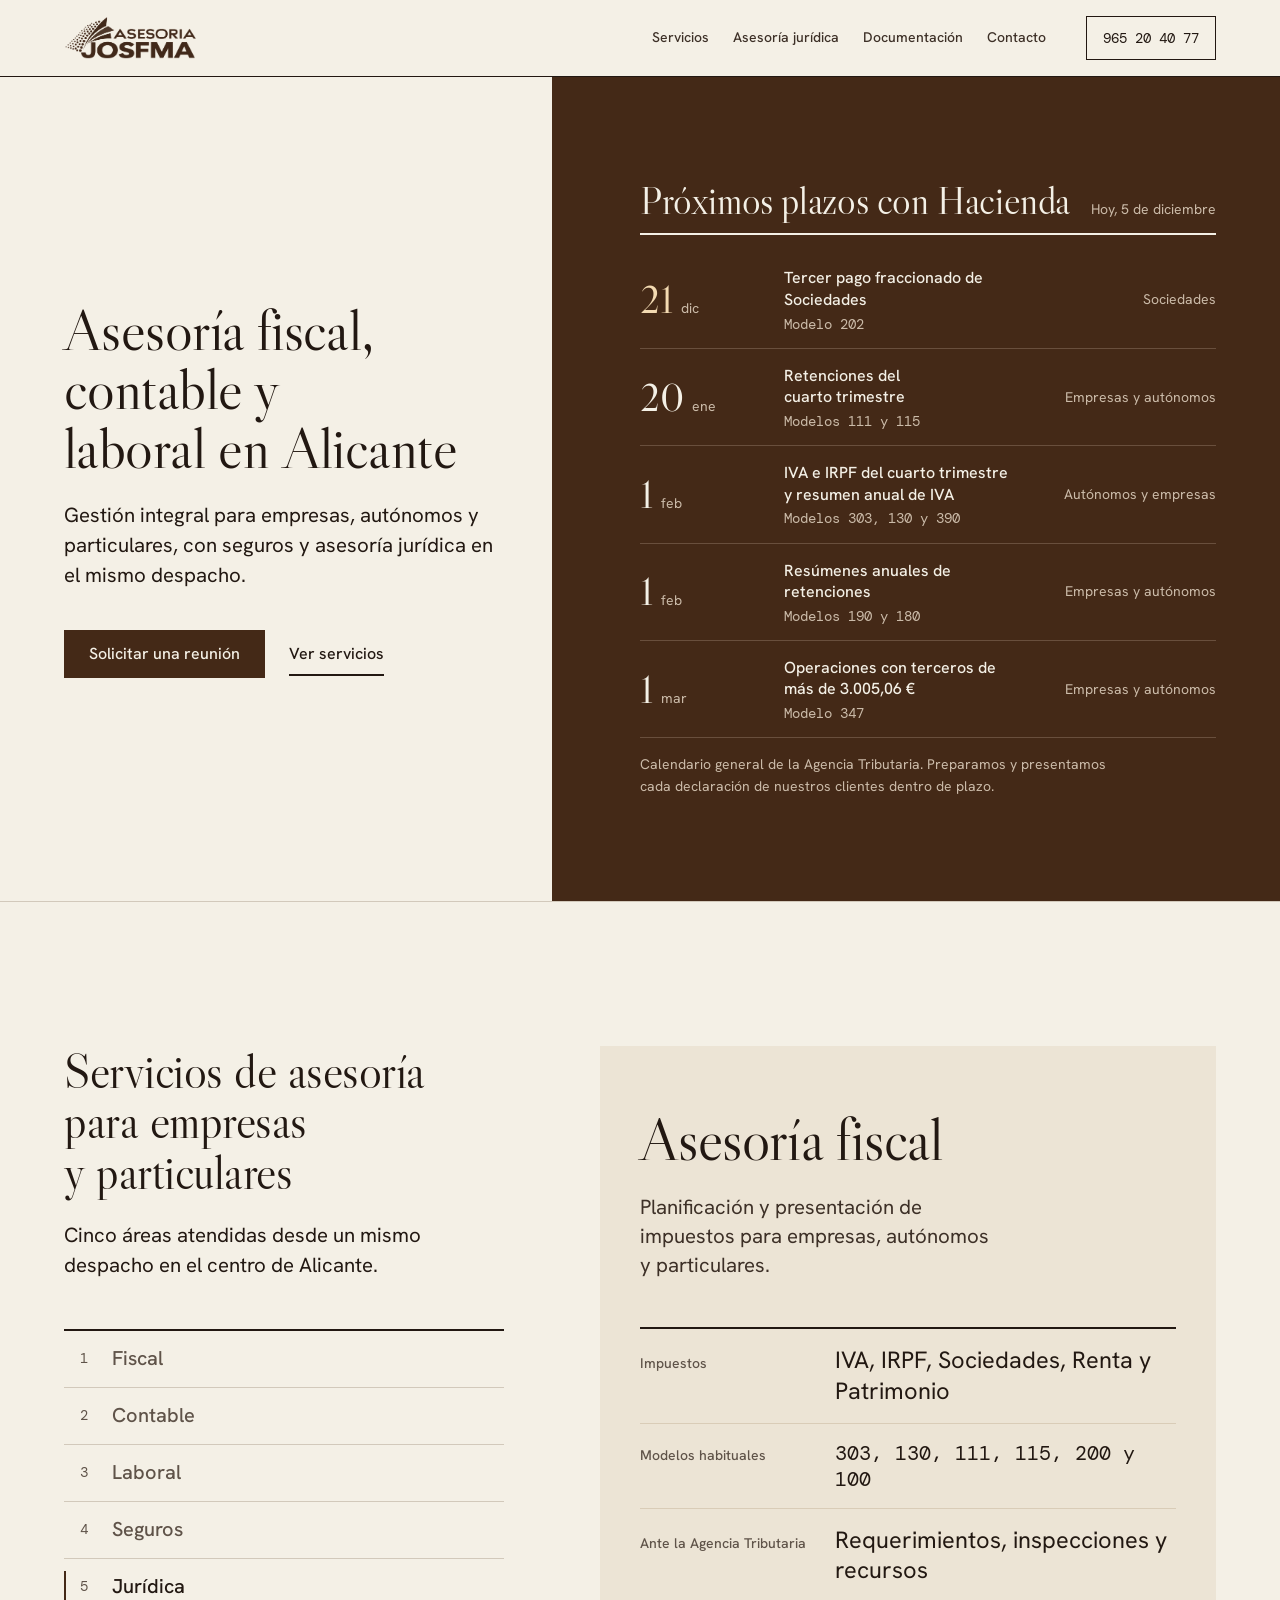
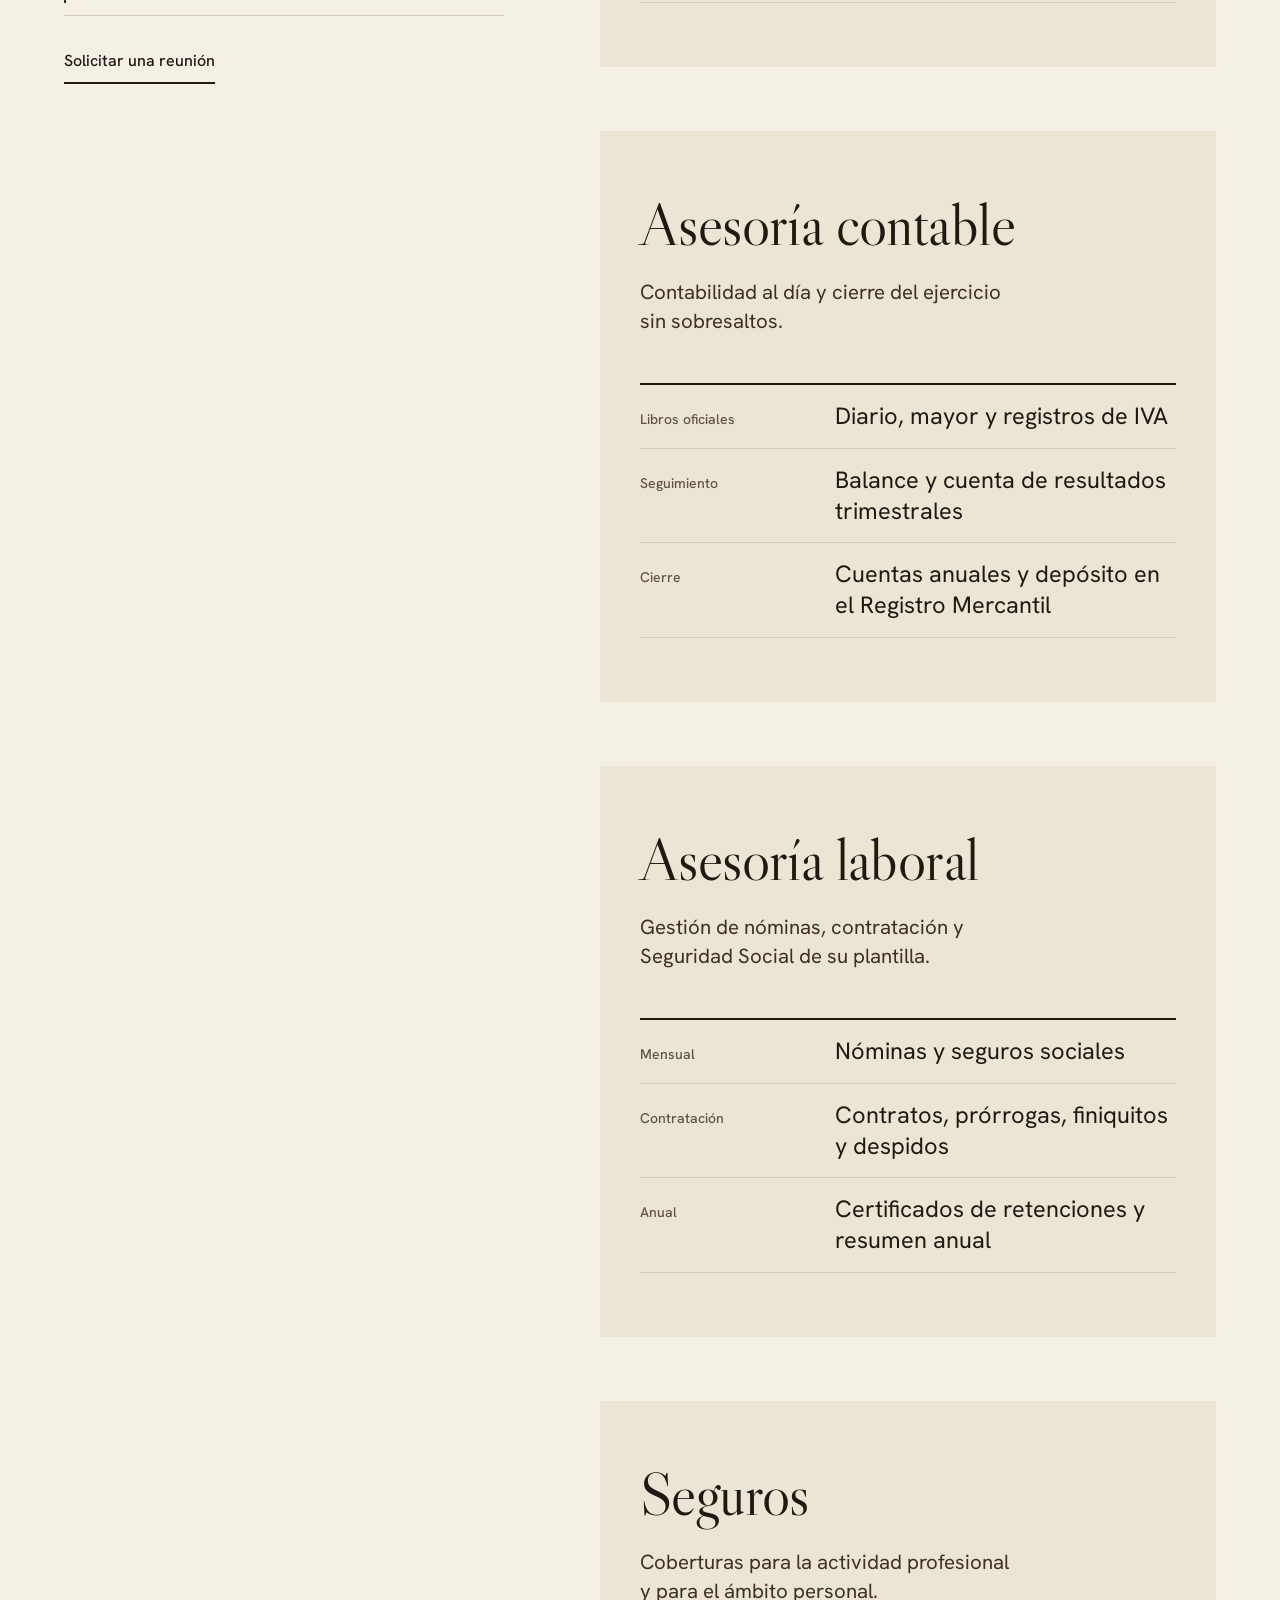
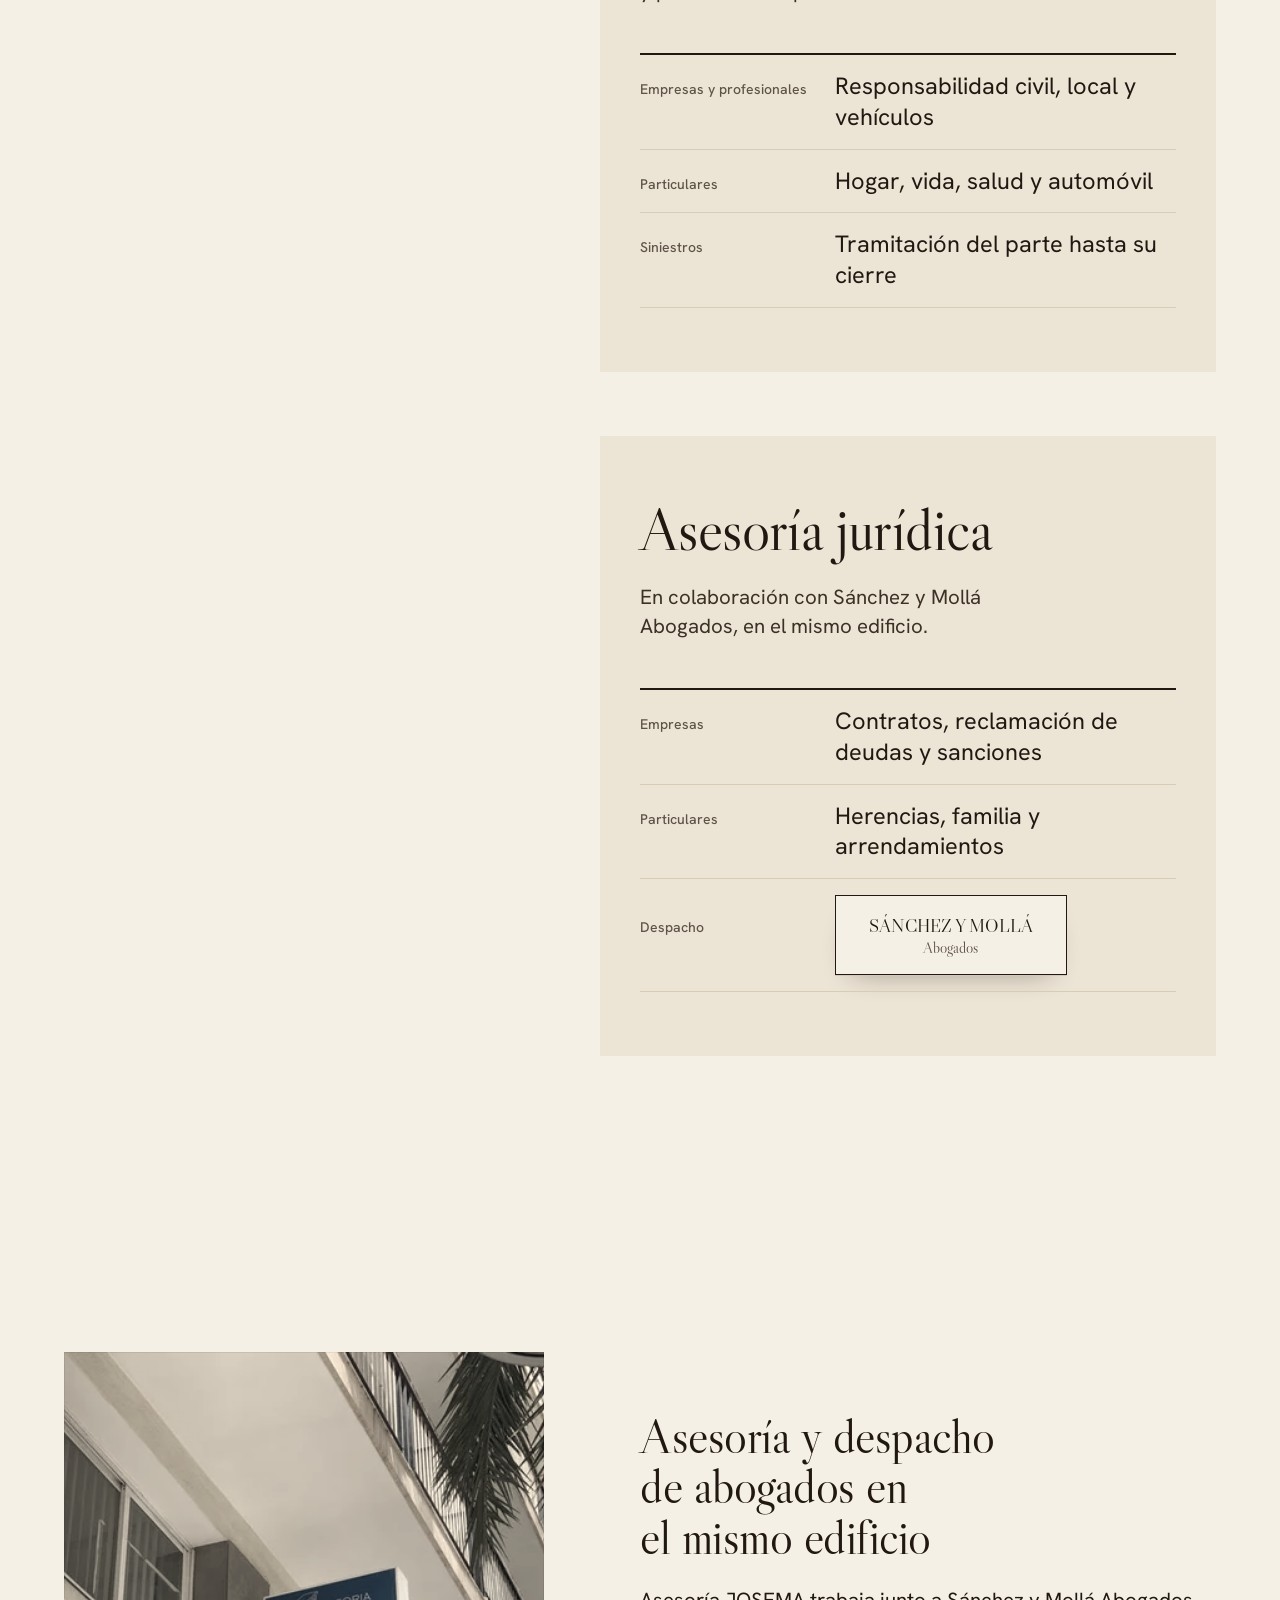
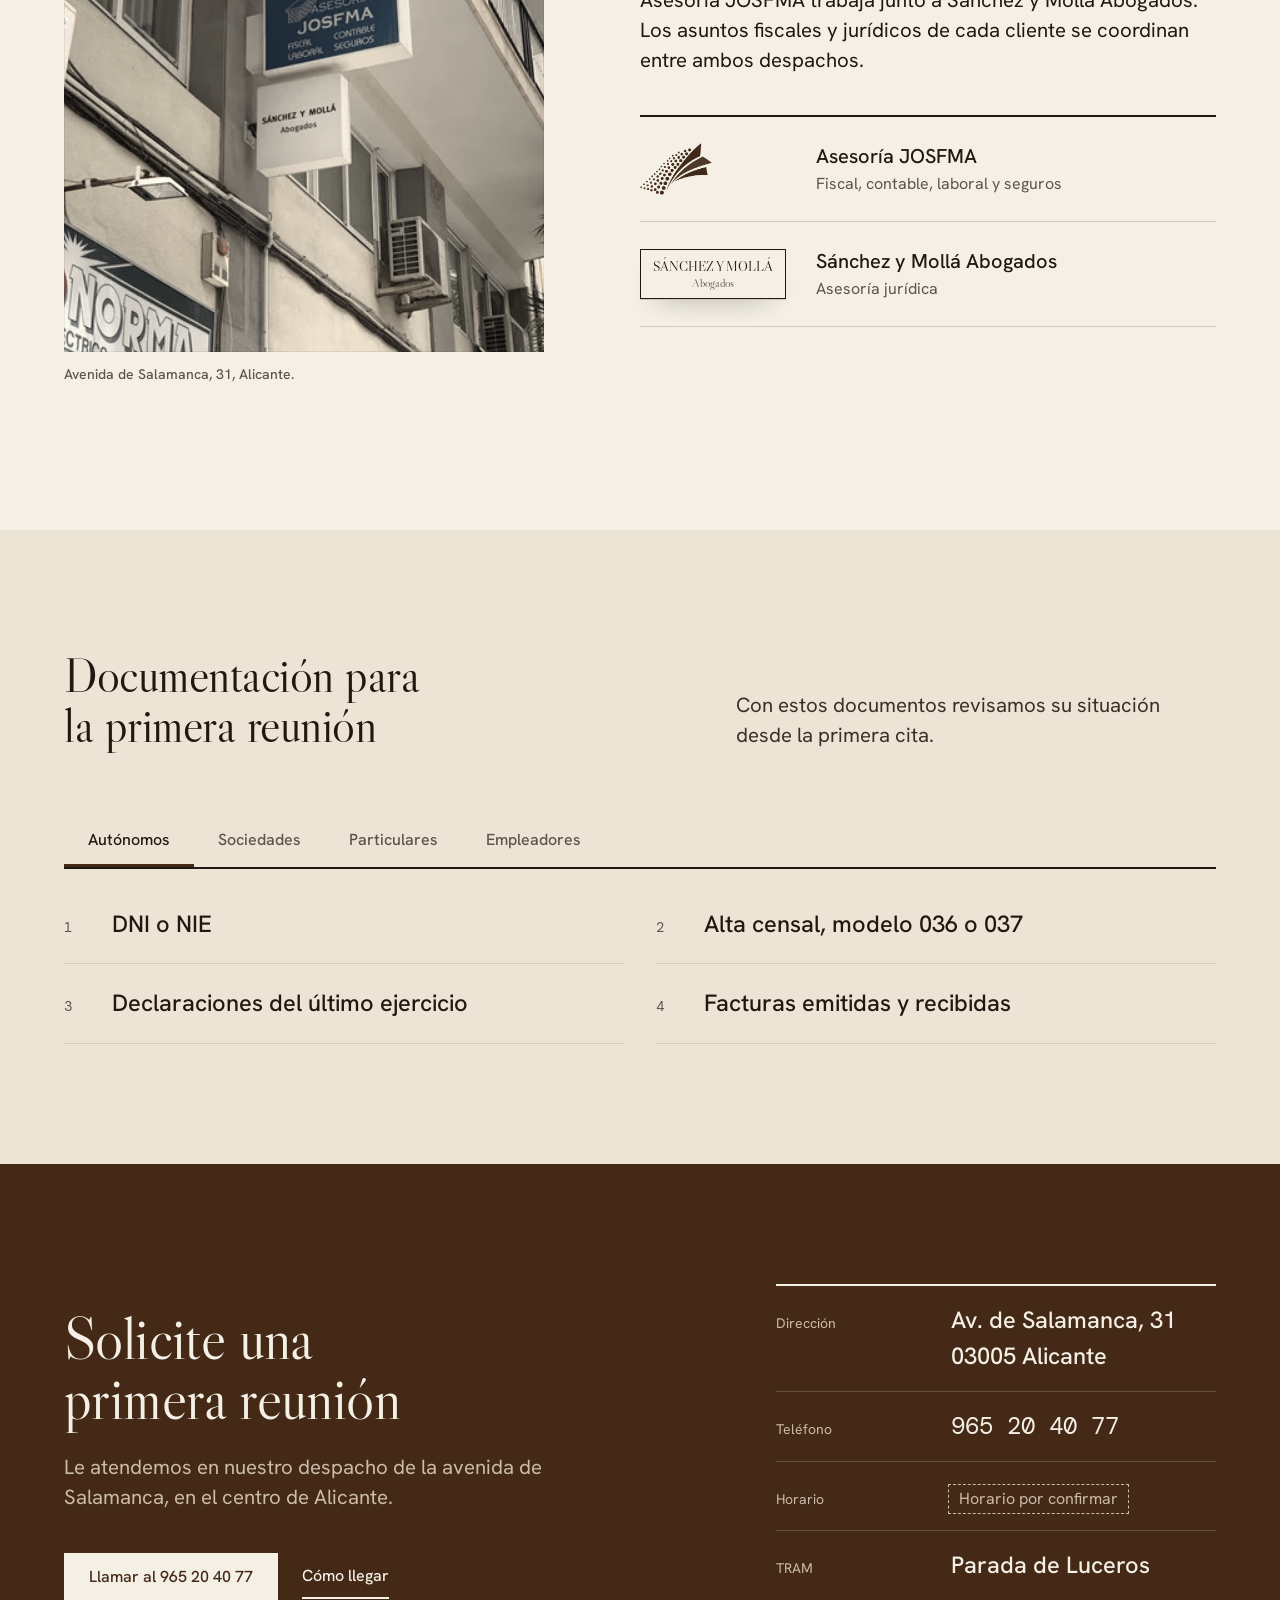
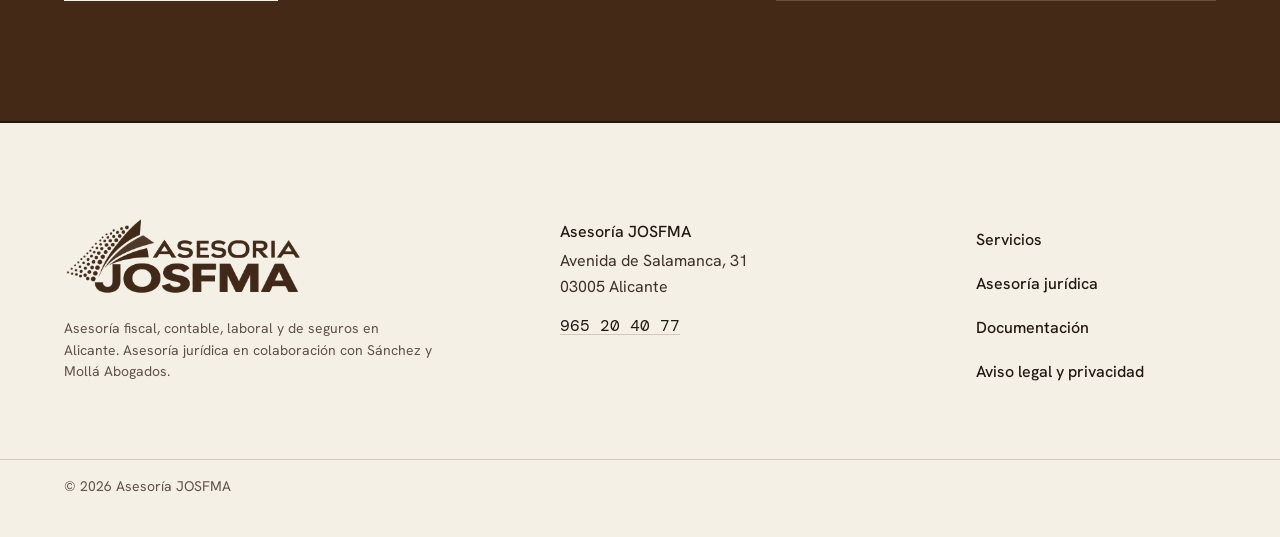
<file: index.html>
<!doctype html>
<html lang="es-ES">
<head>
<meta charset="utf-8">
<meta name="viewport" content="width=device-width, initial-scale=1">
<title>Asesoría fiscal, contable y laboral en Alicante | Asesoría JOSFMA</title>
<meta name="description" content="Asesoría fiscal, contable y laboral en Alicante para empresas, autónomos y particulares. Seguros y asesoría jurídica. Av. Salamanca 31. Tel. 965 20 40 77.">
<meta name="robots" content="noindex, follow">
<meta name="theme-color" content="#f4f0e6">
<meta name="format-detection" content="telephone=yes">
<meta property="og:type" content="website">
<meta property="og:locale" content="es_ES">
<meta property="og:site_name" content="Asesoría JOSFMA">
<meta property="og:title" content="Asesoría fiscal, contable y laboral en Alicante | Asesoría JOSFMA">
<meta property="og:description" content="Gestión fiscal, contable, laboral, seguros y asesoría jurídica para empresas, autónomos y particulares. Avenida de Salamanca 31, Alicante.">
<meta property="og:url" content="https://makeweb0.github.io/asesoria-josfma/">
<meta property="og:image" content="https://makeweb0.github.io/asesoria-josfma/assets/img/og-josfma.jpg">
<meta property="og:image:width" content="1200">
<meta property="og:image:height" content="630">
<meta property="og:image:alt" content="Asesoría JOSFMA, asesoría fiscal, contable y laboral en Alicante">
<meta name="twitter:card" content="summary_large_image">
<meta name="twitter:title" content="Asesoría fiscal, contable y laboral en Alicante | Asesoría JOSFMA">
<meta name="twitter:description" content="Gestión fiscal, contable, laboral, seguros y asesoría jurídica en Alicante. Tel. 965 20 40 77.">
<meta name="twitter:image" content="https://makeweb0.github.io/asesoria-josfma/assets/img/og-josfma.jpg">
<link rel="icon" type="image/png" href="assets/img/favicon.png">
<link rel="apple-touch-icon" href="assets/img/apple-touch-icon.png">
<link rel="preload" href="assets/fonts/libre-caslon-display.woff2" as="font" type="font/woff2" crossorigin>
<link rel="preload" href="assets/fonts/hanken-grotesk.woff2" as="font" type="font/woff2" crossorigin>
<link rel="stylesheet" href="assets/css/style.css">
<script type="application/ld+json">
{
  "@context": "https://schema.org",
  "@graph": [
    {
      "@type": "AccountingService",
      "@id": "#asesoria",
      "name": "Asesoría JOSFMA",
      "description": "Asesoría fiscal, contable, laboral y de seguros en Alicante para empresas, autónomos y particulares, con asesoría jurídica en colaboración con Sánchez y Mollá Abogados.",
      "url": "./",
      "logo": "assets/img/logo-josfma.png",
      "image": ["assets/img/portal.webp", "assets/img/og-josfma.jpg"],
      "telephone": "+34 965 20 40 77",
      "address": {
        "@type": "PostalAddress",
        "streetAddress": "Avenida de Salamanca, 31",
        "addressLocality": "Alicante",
        "postalCode": "03005",
        "addressRegion": "Alicante",
        "addressCountry": "ES"
      },
      "geo": { "@type": "GeoCoordinates", "latitude": 38.3476593, "longitude": -0.4940952 },
      "hasMap": "https://www.google.com/maps?cid=8652803770600536135",
      "areaServed": [
        { "@type": "City", "name": "Alicante" },
        { "@type": "AdministrativeArea", "name": "Provincia de Alicante" }
      ],
      "knowsLanguage": "es",
      "knowsAbout": ["Asesoría fiscal", "Contabilidad", "Asesoría laboral", "Nóminas y Seguridad Social", "Impuesto sobre Sociedades", "IVA", "IRPF", "Declaración de la Renta", "Seguros", "Asesoría jurídica"],
      "hasOfferCatalog": {
        "@type": "OfferCatalog",
        "name": "Servicios de asesoría",
        "itemListElement": [
          { "@type": "Offer", "itemOffered": { "@type": "Service", "name": "Asesoría fiscal", "description": "IVA, IRPF, Impuesto sobre Sociedades, Renta y Patrimonio, y representación ante la Agencia Tributaria." } },
          { "@type": "Offer", "itemOffered": { "@type": "Service", "name": "Asesoría contable", "description": "Llevanza de la contabilidad, cierre del ejercicio y cuentas anuales en el Registro Mercantil." } },
          { "@type": "Offer", "itemOffered": { "@type": "Service", "name": "Asesoría laboral", "description": "Nóminas, seguros sociales, contratación, altas y bajas en la Seguridad Social." } },
          { "@type": "Offer", "itemOffered": { "@type": "Service", "name": "Seguros", "description": "Seguros para empresas, profesionales y particulares, y gestión de siniestros." } },
          { "@type": "Offer", "itemOffered": { "@type": "Service", "name": "Asesoría jurídica", "description": "En colaboración con Sánchez y Mollá Abogados, en el mismo edificio." } }
        ]
      }
    },
    {
      "@type": "WebSite",
      "@id": "#web",
      "name": "Asesoría JOSFMA",
      "inLanguage": "es-ES",
      "publisher": { "@id": "#asesoria" }
    }
  ]
}
</script>
<script>document.documentElement.classList.add('js');</script>
</head>
<body>
<a class="skip" href="#main">Saltar al contenido</a>

<header class="nav" data-nav>
  <div class="container nav__bar">
    <a class="nav__brand" href="#top" aria-label="Asesoría JOSFMA, inicio">
      <img class="nav__mark" src="assets/img/brand-mark.png" width="1443" height="452" alt="">
      <img class="nav__text" src="assets/img/brand-text.png" width="1443" height="452" alt="">
      <span class="nav__next" aria-hidden="true"><span class="nav__next-k">Próximo plazo con Hacienda</span><span class="nav__next-v"><b data-next-date>21 dic</b><span data-next-code>Modelo 202</span></span></span>
    </a>
    <nav class="nav__links" aria-label="Secciones" data-links>
      <a href="#servicios">Servicios</a>
      <a href="#juridico">Asesoría jurídica</a>
      <a href="#documentacion">Documentación</a>
      <a href="#contacto">Contacto</a>
      <span class="nav__ink" aria-hidden="true" data-ink></span>
    </nav>
    <a class="nav__call" href="tel:+34965204077">965 20 40 77</a>
    <button class="nav__toggle" type="button" aria-expanded="false" aria-controls="menu" data-menu-toggle><span class="nav__icon" aria-hidden="true"><i></i><i></i></span><span data-menu-label>Menú</span></button>
  </div>
  <div class="menu" id="menu" hidden data-menu>
    <div class="container">
      <ul class="menu__list">
        <li style="--i:0"><a href="#servicios">Servicios</a></li>
        <li style="--i:1"><a href="#juridico">Asesoría jurídica</a></li>
        <li style="--i:2"><a href="#documentacion">Documentación</a></li>
        <li style="--i:3"><a href="#contacto">Contacto</a></li>
      </ul>
      <a class="btn menu__call" href="tel:+34965204077">Llamar al 965 20 40 77</a>
    </div>
  </div>
</header>

<main id="main">

<section class="hero" id="top">
  <div class="container hero__grid">
    <div class="hero__text">
      <h1>Asesoría fiscal, contable y laboral en&nbsp;Alicante</h1>
      <p class="lead">Gestión integral para empresas, autónomos y particulares, con seguros y asesoría jurídica en el mismo despacho.</p>
      <div class="actions">
        <a class="btn" href="tel:+34965204077">Solicitar una reunión</a>
        <a class="link" href="#servicios">Ver servicios</a>
      </div>
    </div>

    <div class="plazos" aria-labelledby="plazos-title">
      <div class="plazos__head">
        <h2 class="plazos__title" id="plazos-title">Próximos plazos con Hacienda</h2>
        <p class="plazos__today">Hoy, <time data-today datetime="2026-11-15">15 de noviembre</time></p>
      </div>
      <ol class="plazos__list" data-plazos>
        <li class="plazo" style="--i:0">
          <time class="plazo__date" datetime="2026-12-21"><b>21</b><span>dic</span></time>
          <div class="plazo__body"><p class="plazo__what">Tercer pago fraccionado de Sociedades</p><p class="plazo__code">Modelo 202</p></div>
          <p class="plazo__who">Sociedades</p>
        </li>
        <li class="plazo" style="--i:1">
          <time class="plazo__date" datetime="2027-01-20"><b>20</b><span>ene</span></time>
          <div class="plazo__body"><p class="plazo__what">Retenciones del cuarto trimestre</p><p class="plazo__code">Modelos 111 y 115</p></div>
          <p class="plazo__who">Empresas y autónomos</p>
        </li>
        <li class="plazo" style="--i:2">
          <time class="plazo__date" datetime="2027-02-01"><b>1</b><span>feb</span></time>
          <div class="plazo__body"><p class="plazo__what">IVA e IRPF del cuarto trimestre y resumen anual de IVA</p><p class="plazo__code">Modelos 303, 130 y 390</p></div>
          <p class="plazo__who">Autónomos y empresas</p>
        </li>
        <li class="plazo" style="--i:3">
          <time class="plazo__date" datetime="2027-02-01"><b>1</b><span>feb</span></time>
          <div class="plazo__body"><p class="plazo__what">Resúmenes anuales de retenciones</p><p class="plazo__code">Modelos 190 y 180</p></div>
          <p class="plazo__who">Empresas y autónomos</p>
        </li>
        <li class="plazo" style="--i:4">
          <time class="plazo__date" datetime="2027-03-01"><b>1</b><span>mar</span></time>
          <div class="plazo__body"><p class="plazo__what">Operaciones con terceros de más de 3.005,06&nbsp;€</p><p class="plazo__code">Modelo 347</p></div>
          <p class="plazo__who">Empresas y autónomos</p>
        </li>
      </ol>
      <p class="plazos__note">Calendario general de la Agencia Tributaria. Preparamos y presentamos cada declaración de nuestros clientes dentro de plazo.</p>
    </div>
  </div>
</section>

<section class="stack" id="servicios" aria-labelledby="servicios-title">
  <div class="container stack__grid">
    <div class="stack__pane" data-rise data-reveal>
      <h2 id="servicios-title">Servicios de asesoría para empresas y particulares</h2>
      <p class="lead">Cinco áreas atendidas desde un mismo despacho en el centro de Alicante.</p>
      <ol class="stack__index" data-stack-index data-ledger data-reveal>
        <li><a href="#fiscal" aria-current="true"><span class="num">1</span>Fiscal</a></li>
        <li><a href="#contable"><span class="num">2</span>Contable</a></li>
        <li><a href="#laboral"><span class="num">3</span>Laboral</a></li>
        <li><a href="#seguros"><span class="num">4</span>Seguros</a></li>
        <li><a href="#juridica"><span class="num">5</span>Jurídica</a></li>
      </ol>
      <a class="link stack__cta" href="#contacto">Solicitar una reunión</a>
    </div>

    <div class="stack__sheets">
      <article class="sheet" id="fiscal" data-sheet>
        <h3 class="sheet__title">Asesoría fiscal</h3>
        <p class="sheet__lead">Planificación y presentación de impuestos para empresas, autónomos y particulares.</p>
        <dl class="sheet__rows" data-ledger data-reveal>
          <div><dt>Impuestos</dt><dd>IVA, IRPF, Sociedades, Renta y Patrimonio</dd></div>
          <div><dt>Modelos habituales</dt><dd class="mono">303, 130, 111, 115, 200 y 100</dd></div>
          <div><dt>Ante la Agencia Tributaria</dt><dd>Requerimientos, inspecciones y recursos</dd></div>
        </dl>
      </article>

      <article class="sheet" id="contable" data-sheet>
        <h3 class="sheet__title">Asesoría contable</h3>
        <p class="sheet__lead">Contabilidad al día y cierre del ejercicio sin sobresaltos.</p>
        <dl class="sheet__rows" data-ledger data-reveal>
          <div><dt>Libros oficiales</dt><dd>Diario, mayor y registros de IVA</dd></div>
          <div><dt>Seguimiento</dt><dd>Balance y cuenta de resultados trimestrales</dd></div>
          <div><dt>Cierre</dt><dd>Cuentas anuales y depósito en el Registro Mercantil</dd></div>
        </dl>
      </article>

      <article class="sheet" id="laboral" data-sheet>
        <h3 class="sheet__title">Asesoría laboral</h3>
        <p class="sheet__lead">Gestión de nóminas, contratación y Seguridad Social de su plantilla.</p>
        <dl class="sheet__rows" data-ledger data-reveal>
          <div><dt>Mensual</dt><dd>Nóminas y seguros sociales</dd></div>
          <div><dt>Contratación</dt><dd>Contratos, prórrogas, finiquitos y despidos</dd></div>
          <div><dt>Anual</dt><dd>Certificados de retenciones y resumen anual</dd></div>
        </dl>
      </article>

      <article class="sheet" id="seguros" data-sheet>
        <h3 class="sheet__title">Seguros</h3>
        <p class="sheet__lead">Coberturas para la actividad profesional y para el ámbito personal.</p>
        <dl class="sheet__rows" data-ledger data-reveal>
          <div><dt>Empresas y profesionales</dt><dd>Responsabilidad civil, local y vehículos</dd></div>
          <div><dt>Particulares</dt><dd>Hogar, vida, salud y automóvil</dd></div>
          <div><dt>Siniestros</dt><dd>Tramitación del parte hasta su cierre</dd></div>
        </dl>
      </article>

      <article class="sheet sheet--juridica" id="juridica" data-sheet>
        <h3 class="sheet__title">Asesoría jurídica</h3>
        <p class="sheet__lead">En colaboración con Sánchez y Mollá Abogados, en el mismo edificio.</p>
        <dl class="sheet__rows" data-ledger data-reveal>
          <div><dt>Empresas</dt><dd>Contratos, reclamación de deudas y sanciones</dd></div>
          <div><dt>Particulares</dt><dd>Herencias, familia y arrendamientos</dd></div>
          <div><dt>Despacho</dt><dd><span class="placa" role="img" aria-label="Sánchez y Mollá Abogados" data-reveal><span class="placa__wordmark">SÁNCHEZ Y MOLLÁ</span><span class="placa__s">Abogados</span></span></dd></div>
        </dl>
      </article>
    </div>
  </div>
</section>

<section class="portal" id="juridico" aria-labelledby="juridico-title">
  <div class="container portal__grid">
    <figure class="portal__photo" data-reveal>
      <div class="portal__frame" data-slot="portal" data-alt="La fachada de la avenida de Salamanca 31 con los rótulos de Asesoría JOSFMA y Sánchez y Mollá Abogados">
        <img src="assets/img/portal.webp" srcset="assets/img/portal-640.webp 640w, assets/img/portal.webp 1024w" sizes="(min-width: 60rem) 40vw, 100vw" width="1024" height="768" alt="Fachada de Asesoría JOSFMA y Sánchez y Mollá Abogados en la avenida de Salamanca 31, Alicante" loading="lazy" style="object-position: 58% 40%">
      </div>
      <figcaption>Avenida de Salamanca, 31, Alicante.</figcaption>
    </figure>
    <div class="portal__text" data-rise data-reveal>
      <h2 id="juridico-title">Asesoría y despacho de abogados en el mismo edificio</h2>
      <p class="lead">Asesoría JOSFMA trabaja junto a Sánchez y Mollá Abogados. Los asuntos fiscales y jurídicos de cada cliente se coordinan entre ambos despachos.</p>
      <ul class="portal__pair" data-ledger data-reveal>
        <li>
          <img class="portal__sign" src="assets/img/josfma-mark.png" width="527" height="378" alt="" loading="lazy">
          <p><b>Asesoría JOSFMA</b>Fiscal, contable, laboral y seguros</p>
        </li>
        <li>
          <span class="portal__sign placa placa--s" aria-hidden="true"><span class="placa__wordmark">SÁNCHEZ Y MOLLÁ</span><span class="placa__s">Abogados</span></span>
          <p><b>Sánchez y Mollá Abogados</b>Asesoría jurídica</p>
        </li>
      </ul>
    </div>
  </div>
</section>

<section class="docs" id="documentacion" aria-labelledby="docs-title">
  <div class="container">
    <div class="docs__head" data-rise data-reveal>
      <h2 id="docs-title">Documentación para la primera reunión</h2>
      <p class="lead">Con estos documentos revisamos su situación desde la primera cita.</p>
    </div>
    <div class="docs__switch" data-switch>
      <div class="seg" role="tablist" aria-label="Tipo de cliente" data-seg>
        <button type="button" role="tab" id="t-autonomo" aria-controls="p-autonomo" aria-selected="true">Autónomos</button>
        <button type="button" role="tab" id="t-sociedad" aria-controls="p-sociedad" aria-selected="false" tabindex="-1">Sociedades</button>
        <button type="button" role="tab" id="t-particular" aria-controls="p-particular" aria-selected="false" tabindex="-1">Particulares</button>
        <button type="button" role="tab" id="t-plantilla" aria-controls="p-plantilla" aria-selected="false" tabindex="-1">Empleadores</button>
        <span class="seg__ink" aria-hidden="true" data-seg-ink></span>
      </div>
      <div class="docs__panels">
        <ol class="docs__list" data-ledger data-reveal role="tabpanel" id="p-autonomo" aria-labelledby="t-autonomo">
          <li>DNI o NIE</li>
          <li>Alta censal, modelo 036 o 037</li>
          <li>Declaraciones del último ejercicio</li>
          <li>Facturas emitidas y recibidas</li>
        </ol>
        <ol class="docs__list" data-ledger data-reveal role="tabpanel" id="p-sociedad" aria-labelledby="t-sociedad" data-hide>
          <li>Tarjeta de NIF de la sociedad</li>
          <li>Escrituras de constitución y poderes</li>
          <li>Últimas cuentas anuales depositadas</li>
          <li>Impuesto sobre Sociedades del último ejercicio</li>
        </ol>
        <ol class="docs__list" data-ledger data-reveal role="tabpanel" id="p-particular" aria-labelledby="t-particular" data-hide>
          <li>DNI o NIE</li>
          <li>Última declaración de la Renta</li>
          <li>Certificados de retenciones del año</li>
          <li>Referencia catastral de la vivienda</li>
        </ol>
        <ol class="docs__list" data-ledger data-reveal role="tabpanel" id="p-plantilla" aria-labelledby="t-plantilla" data-hide>
          <li>Código de cuenta de cotización</li>
          <li>DNI y número de la Seguridad Social del trabajador</li>
          <li>Convenio colectivo aplicable</li>
          <li>Tipo de contrato, jornada y salario</li>
        </ol>
      </div>
    </div>
  </div>
</section>

<section class="contact" id="contacto" aria-labelledby="contact-title">
  <div class="container contact__grid">
    <div class="contact__place" data-rise data-reveal>
      <h2 id="contact-title">Solicite una primera reunión</h2>
      <p class="lead">Le atendemos en nuestro despacho de la avenida de Salamanca, en el centro de Alicante.</p>
      <div class="actions">
        <a class="btn" href="tel:+34965204077">Llamar al 965 20 40 77</a>
        <a class="link" href="https://www.google.com/maps?cid=8652803770600536135" target="_blank" rel="noopener">Cómo llegar</a>
      </div>
    </div>
    <dl class="contact__rows" data-ledger data-reveal>
      <div><dt>Dirección</dt><dd>Av. de Salamanca, 31<br>03005 Alicante</dd></div>
      <div><dt>Teléfono</dt><dd><a href="tel:+34965204077">965 20 40 77</a></dd></div>
      <div><dt>Horario</dt><dd><span class="fill" data-fill="horario">Horario por confirmar</span></dd></div>
      <div><dt>TRAM</dt><dd>Parada de Luceros</dd></div>
    </dl>
  </div>
</section>

</main>

<footer class="footer">
  <div class="container footer__grid">
    <div class="footer__brand" data-reveal>
      <img class="footer__mark" src="assets/img/josfma-wordmark.png" width="1443" height="452" alt="Asesoría JOSFMA" loading="lazy">
      <p>Asesoría fiscal, contable, laboral y de seguros en Alicante. Asesoría jurídica en colaboración con Sánchez y Mollá Abogados.</p>
    </div>
    <address class="footer__nap">
      <b>Asesoría JOSFMA</b>
      Avenida de Salamanca, 31<br>
      03005 Alicante<br>
      <a href="tel:+34965204077">965 20 40 77</a>
    </address>
    <nav class="footer__links" aria-label="Pie de página">
      <a href="#servicios">Servicios</a>
      <a href="#juridico">Asesoría jurídica</a>
      <a href="#documentacion">Documentación</a>
      <a href="privacidad.html">Aviso legal y privacidad</a>
    </nav>
  </div>
  <div class="container footer__legal">
    <p>&copy; <span data-year>2026</span> Asesoría JOSFMA</p>
  </div>
</footer>

<script src="assets/js/main.js" defer></script>
<script>window.hallmarkSlots = (m) => { for (const [k, v] of Object.entries(m)) { const s = document.querySelector(`[data-slot="${k}"]`); if (!s) continue; const im = new Image(); im.src = typeof v === 'string' ? v : v.src; im.alt = (typeof v === 'object' && v.alt) || s.dataset.alt || ''; s.querySelectorAll(':scope > img').forEach((o) => o.remove()); s.prepend(im); } };
document.querySelectorAll('[data-slot] img').forEach((i) => { if (i.complete && !i.naturalWidth) i.remove(); else i.addEventListener('error', () => i.remove(), { once: true }); });</script>
</body>
</html>
</file>
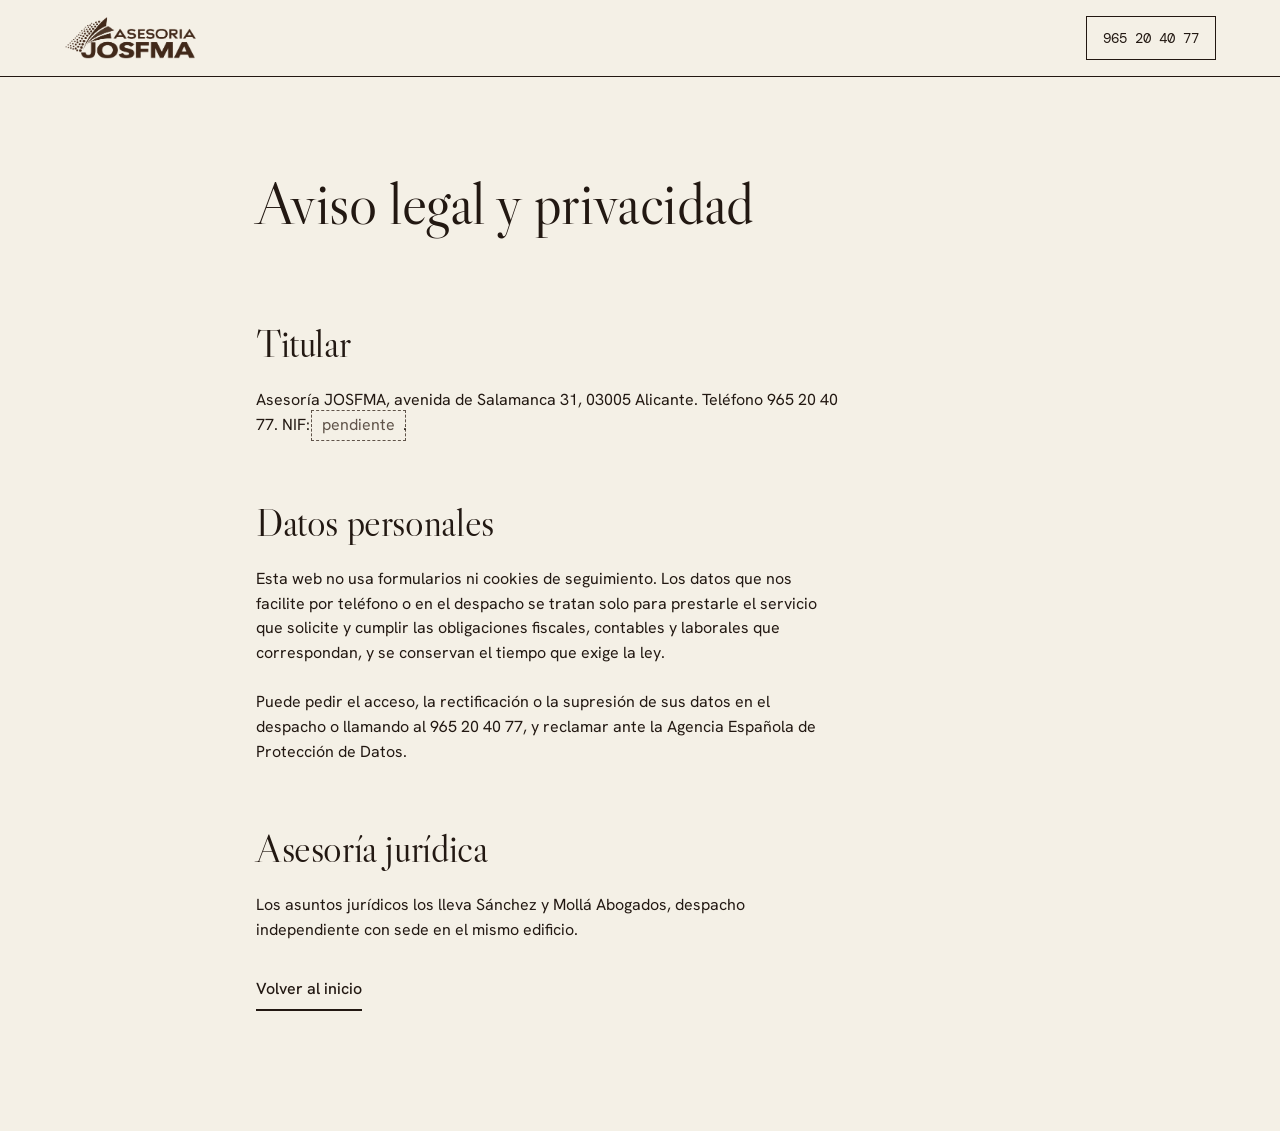
<file: privacidad.html>
<!doctype html>
<html lang="es">
<head>
<meta charset="utf-8">
<meta name="viewport" content="width=device-width, initial-scale=1">
<title>Aviso legal y privacidad, Asesoría JOSFMA</title>
<meta name="description" content="Aviso legal y política de privacidad de Asesoría JOSFMA, avenida de Salamanca 31, Alicante.">
<meta name="robots" content="noindex">
<link rel="icon" type="image/png" href="assets/img/favicon.png">
<link rel="stylesheet" href="assets/css/style.css">
<script>document.documentElement.classList.add('js');</script>
</head>
<body>
<a class="skip" href="#main">Saltar al contenido</a>
<header class="nav">
  <div class="container nav__bar">
    <a class="nav__brand" href="index.html" aria-label="Asesoría JOSFMA, inicio">
      <img src="assets/img/josfma-wordmark.png" width="1443" height="452" alt="Asesoría JOSFMA">
    </a>
    <a class="nav__call" href="tel:+34965204077">965 20 40 77</a>
  </div>
</header>
<main id="main" class="legal">
  <div class="container">
    <h1>Aviso legal y privacidad</h1>
    <h2>Titular</h2>
    <p>Asesoría JOSFMA, avenida de Salamanca 31, 03005 Alicante. Teléfono 965 20 40 77. NIF: <span class="fill fill--ink" data-fill="nif">pendiente</span>.</p>
    <h2>Datos personales</h2>
    <p>Esta web no usa formularios ni cookies de seguimiento. Los datos que nos facilite por teléfono o en el despacho se tratan solo para prestarle el servicio que solicite y cumplir las obligaciones fiscales, contables y laborales que correspondan, y se conservan el tiempo que exige la ley.</p>
    <p>Puede pedir el acceso, la rectificación o la supresión de sus datos en el despacho o llamando al 965 20 40 77, y reclamar ante la Agencia Española de Protección de Datos.</p>
    <h2>Asesoría jurídica</h2>
    <p>Los asuntos jurídicos los lleva Sánchez y Mollá Abogados, despacho independiente con sede en el mismo edificio.</p>
    <p><a class="link" href="index.html">Volver al inicio</a></p>
  </div>
</main>
</body>
</html>
</file>
<file: assets/css/style.css>
/* Hallmark · shape: Feature Stack · genre: editorial · theme: Loom (deal 1/3, seed asesor-fiscal-contable-laboral-27dd·3d6ba7d9·2026-11-15·r0) · job: hire · draw: 15216a
 * hero: Index · nav: edge-aligned, wordmark, four links and the phone (swapped from search-led: one page, nothing to search) · footer: wordmark, NAP address and links in three columns (local SEO wants the address in the footer) · imagery: photographs, the client's own portal photo · signature: the next five Hacienda deadlines, computed from today, as the hero's ruled index · loom: ecru, indigo swapped for espresso brown by request
 * axes: light/roman-serif/warm · posture: committed · contrast: pass · fold: pass · v2.0.0 */
/* Hallmark · pre-emit critique: P4 H4 E4 S5 R4 V4 · weakest: P, a corporate brief pulls toward a safe page; the hero argues with a live deadline index instead of a photo of an office */
/* Hallmark · waive 65 · ecru paper, Caslon display and a brown accent pinned by the client · the brief asks for blanco roto and a dark elegant brown for the asesoría */
/* Hallmark · dismissed 23 · the hero's brown field is the committed posture declared above, the espresso the client asked for, not accent creep */
/* Hallmark · dismissed F4 · .seg buttons are transparent tabs and .contact .btn is the same primary inverted on the brown band */
/* Hallmark · dismissed 58 · the count includes three hidden document panels of the switcher; one panel shows at a time */
@import url("./tokens.css");
@import url("./base.css");

:root { --nav-h: 76px; scroll-padding-top: calc(var(--nav-h) + var(--space-lg)); }
html { scroll-behavior: smooth; }
@media (prefers-reduced-motion: reduce) { html { scroll-behavior: auto; } }

.skip { position: absolute; left: var(--space-md); top: calc(-1 * var(--space-3xl)); z-index: var(--z-toast); padding: var(--space-xs) var(--space-md); background: var(--color-ink); color: var(--color-paper); }
.skip:focus-visible { top: var(--space-md); }

.btn { display: inline-flex; align-items: center; justify-content: center; min-height: 48px; padding: 0 var(--space-lg); border: 1px solid var(--color-accent); border-radius: 0; background: var(--color-accent); color: var(--color-accent-ink); font: 500 var(--text-md)/1 var(--font-body); white-space: nowrap; text-decoration: none; cursor: pointer; transition: background-color var(--dur-short) var(--ease-out), border-color var(--dur-short) var(--ease-out), transform var(--dur-micro) var(--ease-out); }
.btn:hover { background: var(--color-accent-2); border-color: var(--color-accent-2); }
.btn:active { transform: translateY(1px); }
.btn:focus-visible { outline: 2px solid var(--color-focus); outline-offset: 3px; }
.btn:disabled, .btn[aria-disabled="true"] { opacity: 0.55; cursor: not-allowed; transform: none; }

.link { display: inline-flex; align-items: center; min-height: 44px; font-weight: 500; color: var(--color-ink); text-decoration: none; white-space: nowrap; background: linear-gradient(var(--color-accent), var(--color-accent)) left bottom / 100% 2px no-repeat; transition: color var(--dur-short) var(--ease-out); position: relative; }
.link::after { content: ""; position: absolute; left: 0; right: 0; bottom: 0; height: 2px; background: var(--color-ink); transform-origin: right; transition: transform var(--dur-long) var(--ease-out); }
.link:hover::after { transform: scaleX(0); }
.link:hover { color: var(--color-accent); }
.link:active { color: var(--color-accent-2); }
.link:focus-visible { outline: 2px solid var(--color-focus); outline-offset: 3px; }

.actions { display: flex; flex-wrap: wrap; align-items: center; gap: var(--space-lg); }
.mono, .num { font-family: var(--font-outlier); font-variant-numeric: tabular-nums; }

.nav { position: sticky; top: 0; z-index: var(--z-sticky-nav); background: var(--color-paper); border-bottom: 1px solid var(--color-rule-ink); }
.nav__bar { display: flex; align-items: center; gap: var(--space-xl); height: var(--nav-h); }
.nav__brand { --brand-h: 42px; position: relative; display: block; flex-shrink: 0; height: var(--brand-h); aspect-ratio: 1443 / 452; margin-right: auto; }
.nav__brand > img { position: absolute; inset: 0; width: 100%; height: 100%; }
.nav__text { clip-path: inset(0 0 0 0); transition: clip-path 640ms var(--ease-in-out), opacity 640ms var(--ease-in-out), transform 640ms var(--ease-in-out); }
.nav__mark { transform-origin: 12% 40%; transition: transform 640ms var(--ease-in-out); }
.nav__next { position: absolute; top: 50%; left: calc(var(--brand-h) * 1.45); display: grid; gap: var(--space-3xs); width: max-content; transform: translateY(-50%); transition: clip-path 560ms var(--ease-out), opacity 300ms var(--ease-out); pointer-events: none; }
.nav__next-k { font-size: var(--text-xs); line-height: 1.2; color: var(--color-muted); }
.nav__next-v { display: flex; align-items: baseline; gap: var(--space-xs); font-size: var(--text-md); line-height: 1.2; font-weight: 500; color: var(--color-ink); white-space: nowrap; }
.nav__next-v b { font-weight: 500; color: var(--color-accent); }
.nav__next-v span { font: 400 var(--text-sm)/1.2 var(--font-outlier); color: var(--color-ink-2); }
.nav.is-docked .nav__text { clip-path: inset(0 100% 0 0); opacity: 0; transform: translateX(-6px); }
.nav.is-docked .nav__mark { transform: translateY(6%) scale(1.08); }
.nav.is-docked .nav__next { opacity: 1; clip-path: inset(0 0 0 0); transition-delay: 260ms, 260ms; }
.nav__brand:focus-visible, .nav__links a:focus-visible, .nav__call:focus-visible, .nav__toggle:focus-visible { outline: 2px solid var(--color-focus); outline-offset: 3px; }
.nav__links { position: relative; display: flex; gap: var(--space-lg); }
.nav__links a { display: inline-flex; align-items: center; min-height: 44px; font-size: var(--text-sm); font-weight: 500; color: var(--color-ink-2); text-decoration: none; white-space: nowrap; transition: color var(--dur-short) var(--ease-out); }
.nav__links a:hover, .nav__links a[aria-current="true"] { color: var(--color-ink); }
.nav__links a:active { color: var(--color-accent); }
.nav__ink { position: absolute; left: 0; bottom: 0; width: 100px; height: 2px; background: var(--color-accent); transform-origin: left; transform: translateX(var(--x, 0)) scaleX(var(--w, 0)); transition: transform 560ms var(--ease-out), opacity var(--dur-long) var(--ease-out); pointer-events: none; }
.js .nav__next { opacity: 0; clip-path: inset(0 100% 0 0); }
.js .nav__ink { opacity: 0; }
.nav__ink.is-on { opacity: 1; }
html:not(.js) .nav__next, html:not(.js) .nav__ink { display: none; }
.nav__call { display: inline-flex; align-items: center; min-height: 44px; padding: 0 var(--space-md); border: 1px solid var(--color-ink); font: 400 var(--text-sm)/1 var(--font-outlier); color: var(--color-ink); text-decoration: none; white-space: nowrap; transition: background-color var(--dur-short) var(--ease-out), border-color var(--dur-short) var(--ease-out), color var(--dur-short) var(--ease-out); }
.nav__call:hover { background: var(--color-accent); border-color: var(--color-accent); color: var(--color-accent-ink); }
.nav__call:active { background: var(--color-accent-2); border-color: var(--color-accent-2); }
.nav__toggle { display: none; align-items: center; gap: var(--space-sm); min-height: 44px; padding: 0 var(--space-md); border: 1px solid var(--color-ink); border-radius: 0; background: transparent; color: var(--color-ink); font-weight: 500; cursor: pointer; transition: background-color var(--dur-short) var(--ease-out), color var(--dur-short) var(--ease-out); }
.nav__toggle:hover { background: var(--color-paper-2); }
.nav__toggle:active { background: var(--color-paper-3); }
.nav__toggle[aria-expanded="true"] { background: var(--color-ink); color: var(--color-paper); }
.nav__icon { position: relative; width: 18px; height: 10px; }
.nav__icon i { position: absolute; left: 0; right: 0; height: 1.5px; background: currentColor; transition: transform var(--dur-long) var(--ease-out); }
.nav__icon i:first-child { top: 0; }
.nav__icon i:last-child { bottom: 0; }
.nav__toggle[aria-expanded="true"] .nav__icon i:first-child { transform: translateY(4.25px) rotate(45deg); }
.nav__toggle[aria-expanded="true"] .nav__icon i:last-child { transform: translateY(-4.25px) rotate(-45deg); }

.js .nav__brand { --sweep: linear-gradient(62deg, var(--color-ink) 42%, transparent 58%); -webkit-mask-size: 320% 100%; mask-size: 320% 100%; -webkit-mask-repeat: no-repeat; mask-repeat: no-repeat; animation: brand-sweep 1500ms var(--ease-out) backwards; }
@keyframes brand-sweep { from { -webkit-mask-image: var(--sweep); mask-image: var(--sweep); -webkit-mask-position: 100% 0; mask-position: 100% 0; } to { -webkit-mask-image: var(--sweep); mask-image: var(--sweep); -webkit-mask-position: 0 0; mask-position: 0 0; } }
.js .nav__links a, .js .nav__call, .js .nav__toggle { animation: fade 700ms var(--ease-out) both; animation-delay: calc(500ms + var(--n, 0) * 70ms); }
.js .nav__links a:nth-child(2) { --n: 1; }
.js .nav__links a:nth-child(3) { --n: 2; }
.js .nav__links a:nth-child(4) { --n: 3; }
.js .nav__call, .js .nav__toggle { --n: 4; }
@keyframes fade { from { opacity: 0; } to { opacity: 1; } }
@media (prefers-reduced-motion: reduce) { .js .nav__brand { animation: none; } }

.menu { position: absolute; left: 0; right: 0; top: 100%; border-top: 1px solid var(--color-rule); border-bottom: var(--rule-ink) solid var(--color-rule-ink); background: var(--color-paper); padding-block: var(--space-md) var(--space-xl); }
.js .menu { opacity: 0; transform: translateY(-12px); transition: opacity var(--dur-long) var(--ease-out), transform var(--dur-long) var(--ease-out); }
.js .menu.is-open { opacity: 1; transform: none; }
.menu__list { list-style: none; margin: 0; padding: 0; }
.menu__list li { border-bottom: 1px solid var(--color-rule); }
.menu__list a { display: flex; align-items: center; justify-content: space-between; min-height: 68px; font: 400 var(--text-3xl)/1.1 var(--font-display); color: var(--color-ink); text-decoration: none; transition: color var(--dur-short) var(--ease-out); }
.menu__list a:focus-visible { outline: 2px solid var(--color-focus); outline-offset: -2px; }
.menu__list a:hover { color: var(--color-accent); }
.menu__list a:active { color: var(--color-accent-2); }
.js .menu.is-open .menu__list li { animation: rise var(--dur-long) var(--ease-out) both; animation-delay: calc(80ms + var(--i, 0) * 50ms); }
.menu__call { display: inline-flex; margin-top: var(--space-lg); }

.hero { --split: calc(max(0px, (100% - var(--container)) / 2) + var(--gutter) + (min(100%, var(--container)) - 2 * var(--gutter) - var(--space-3xl)) * 5 / 12 + var(--space-3xl) / 2); display: flex; align-items: center; min-height: calc(100dvh - var(--nav-h)); padding-block: var(--space-2xl); background: linear-gradient(90deg, var(--color-paper) 0 var(--split), var(--color-accent) var(--split) 100%); }
.hero__grid { display: grid; grid-template-columns: minmax(0, 5fr) minmax(0, 7fr); gap: var(--space-3xl); align-items: center; }
.hero__text { display: grid; gap: var(--space-lg); }
.hero h1 { font-size: clamp(2.5rem, 3.6vw + 0.75rem, 4.5rem); line-height: 1.02; max-width: 13ch; }
.hero .actions { margin-top: var(--space-md); }

.plazos { display: grid; gap: var(--space-md); padding-left: var(--space-xl); color: var(--color-accent-ink); }
.plazos__head { display: flex; justify-content: space-between; align-items: baseline; gap: var(--space-md); padding-bottom: var(--space-sm); border-bottom: var(--rule-ink) solid var(--color-accent-ink); }
.plazos__title { max-width: none; font: 400 var(--text-3xl)/1.05 var(--font-display); letter-spacing: var(--tracking-display); color: var(--color-accent-ink); }
.plazos__today { font-size: var(--text-sm); color: var(--color-accent-muted); }
.plazos__list { list-style: none; margin: 0; padding: 0; }
.plazo { position: relative; display: grid; grid-template-columns: minmax(0, 7.5rem) minmax(0, 1fr) minmax(0, 11rem); gap: var(--space-lg); align-items: center; padding-block: var(--space-md); }
.plazo::after { content: ""; position: absolute; left: 0; right: 0; bottom: 0; height: 1px; background: var(--color-accent-rule); transform-origin: left; }
.plazo__date { display: flex; align-items: baseline; gap: var(--space-xs); color: var(--color-accent-ink); }
.plazo__date b { font: 400 var(--text-3xl)/1 var(--font-display); font-variant-numeric: lining-nums; }
.plazo__date span { font-size: var(--text-sm); color: var(--color-accent-muted); }
.plazo__what { font-size: var(--text-md); font-weight: 500; line-height: 1.35; }
.plazo__code { margin-top: var(--space-2xs); font: 400 var(--text-sm)/1.3 var(--font-outlier); color: var(--color-accent-muted); }
.plazo__who { font-size: var(--text-sm); color: var(--color-accent-muted); text-align: right; }
.plazo:first-child .plazo__date b { color: var(--color-focus-on-accent); }
.plazos__note { font-size: var(--text-sm); color: var(--color-accent-muted); max-width: 60ch; }

.js .hero__text > * { animation: rise 700ms var(--ease-out) both; animation-delay: calc(var(--i, 0) * 80ms); }
.js .hero__text > :nth-child(2) { --i: 1; }
.js .hero__text > :nth-child(3) { --i: 2; }
.hero { position: relative; isolation: isolate; }
.js .hero { background: var(--color-paper); }
.js .hero::before { content: ""; position: absolute; inset: 0 0 0 var(--split); z-index: -1; background: var(--color-accent); transform-origin: right; animation: field 1100ms var(--ease-in-out) both; }
@keyframes field { from { transform: scaleX(0); } to { transform: none; } }
.js .plazos__head { animation: rise 800ms var(--ease-out) 620ms both; }
.js .plazo { animation: rise 700ms var(--ease-out) both; animation-delay: calc(720ms + var(--i, 0) * 80ms); }
.js .plazo::after { animation: draw 1000ms var(--ease-out) both; animation-delay: calc(760ms + var(--i, 0) * 80ms); }
.js .plazos__note { animation: fade 900ms var(--ease-out) 1200ms both; }
@keyframes rise { from { opacity: 0; transform: translateY(8px); } to { opacity: 1; transform: none; } }
@keyframes draw { from { transform: scaleX(0); } to { transform: scaleX(1); } }

.stack { padding-block: var(--section-gap) var(--section-gap-s); border-top: 1px solid var(--color-rule); }
.stack__grid { display: grid; grid-template-columns: minmax(0, 5fr) minmax(0, 7fr); gap: var(--space-3xl); align-items: start; }
.stack__pane { position: sticky; top: calc(var(--nav-h) + var(--space-2xl)); z-index: var(--z-sticky); display: grid; gap: var(--space-lg); align-content: start; }
.stack__pane h2 { max-width: 14ch; }
.stack__index { list-style: none; margin: var(--space-lg) 0 0; padding: 0; border-top: var(--rule-ink) solid var(--color-rule-ink); }
.stack__index li { border-bottom: 1px solid var(--color-rule); }
.stack__index a { position: relative; display: flex; align-items: center; gap: var(--space-lg); min-height: 56px; padding-left: var(--space-md); font-size: var(--text-lg); font-weight: 500; color: var(--color-muted); text-decoration: none; transition: color var(--dur-short) var(--ease-out); }
.stack__index a::before { content: ""; position: absolute; left: 0; top: var(--space-sm); bottom: var(--space-sm); width: 2px; background: var(--color-accent); transform: scaleY(0); transform-origin: top; transition: transform var(--dur-long) var(--ease-out); }
.stack__index a .num { font-size: var(--text-sm); color: var(--color-muted); }
.stack__index a:hover { color: var(--color-ink); }
.stack__index a:active { color: var(--color-accent); }
.stack__index a:focus-visible { outline: 2px solid var(--color-focus); outline-offset: -2px; }
.stack__index a[aria-current="true"] { color: var(--color-ink); }
.stack__index a[aria-current="true"]::before { transform: scaleY(1); }
.stack__cta { justify-self: start; }

.stack__sheets { display: grid; gap: var(--space-2xl); }
.sheet { display: grid; align-content: center; gap: var(--space-lg); min-height: min(68dvh, 560px); padding: var(--space-2xl) var(--space-xl); background: var(--color-paper-2); }
.sheet__title { font: 400 var(--text-display-s)/1.0 var(--font-display); letter-spacing: var(--tracking-display); }
.sheet__lead { font-size: var(--text-lead); line-height: 1.4; color: var(--color-ink-2); max-width: 34ch; }
.sheet__rows { margin: var(--space-lg) 0 0; border-top: var(--rule-ink) solid var(--color-rule-ink); }
.sheet__rows > div { display: grid; grid-template-columns: minmax(0, 4fr) minmax(0, 8fr); gap: var(--space-lg); align-items: baseline; padding-block: var(--space-md); border-bottom: 1px solid var(--color-paper-3); }
.sheet__rows dt { font-size: var(--text-sm); font-weight: 500; color: var(--color-muted); }
.sheet__rows dd { margin: 0; font-size: var(--text-title); font-weight: 400; line-height: 1.3; color: var(--color-ink); }
.sheet__rows dd.mono { font-size: var(--text-lg); }
.placa { display: inline-grid; justify-items: center; gap: 0.15em; padding: 0.85em 1.4em 0.75em; background: var(--color-paper); border: 1px solid var(--color-rule-ink); box-shadow: 0 1px 0 var(--color-rule), 0 14px 28px -18px color-mix(in oklab, var(--color-ink) 45%, transparent); font-family: var(--font-display); color: var(--color-ink); line-height: 1.1; white-space: nowrap; }
.placa__wordmark { font-weight: 400; font-size: 1.15rem; }
.placa__s { font-size: 0.95rem; color: var(--color-muted); }
.placa--s { padding: 0.6em 0.75em 0.5em; justify-self: start; }
.placa--s .placa__wordmark { font-size: 0.84rem; }
.placa--s .placa__s { font-size: 0.72rem; }
.js .placa[data-reveal], .js .portal__pair[data-reveal] .portal__sign { transform-origin: 0 50%; transform: perspective(700px) rotateY(-64deg); opacity: 0; transition: transform 1300ms var(--ease-out), opacity 700ms var(--ease-out); transition-delay: var(--d, 0ms); }
.js .portal__pair[data-reveal] li + li .portal__sign { --d: 220ms; }
.js .placa[data-reveal].is-in, .js .portal__pair[data-reveal].is-in .portal__sign { transform: none; opacity: 1; }
@media (prefers-reduced-motion: reduce) { .js .placa[data-reveal], .js .portal__pair[data-reveal] .portal__sign { transform: none; opacity: 1; transition: none; } }

@supports (animation-timeline: view()) {
  @media (prefers-reduced-motion: no-preference) and (min-width: 60rem) {
    .sheet { animation: sheet-in linear both; animation-timeline: view(); animation-range: entry 0% entry 55%; }
    @keyframes sheet-in { from { opacity: 0.35; transform: translateY(24px); } to { opacity: 1; transform: none; } }
  }
}

.portal { padding-block: var(--section-gap-l) var(--section-gap); }
.portal__grid { display: grid; grid-template-columns: minmax(0, 5fr) minmax(0, 6fr); gap: var(--space-3xl); align-items: center; }
.portal__photo { margin: 0; }
.portal__frame { aspect-ratio: 4 / 5; min-height: 440px; max-height: 76dvh; }
.portal__frame > img { filter: saturate(0.42) sepia(0.22) contrast(0.97); }
.portal__frame > img { outline: 1px solid color-mix(in oklab, var(--color-ink) 8%, transparent); outline-offset: -1px; }
.portal__photo figcaption { margin-top: var(--space-sm); font-size: var(--text-sm); font-weight: 500; color: var(--color-muted); }
.portal__text { display: grid; gap: var(--space-lg); }
.portal__text h2 { max-width: 16ch; }
.portal__pair { list-style: none; margin: var(--space-md) 0 0; padding: 0; border-top: var(--rule-ink) solid var(--color-rule-ink); }
.portal__pair li { display: grid; grid-template-columns: 9.5rem minmax(0, 1fr); gap: var(--space-lg); align-items: center; padding-block: var(--space-lg); border-bottom: 1px solid var(--color-rule); }
.portal__pair img { width: 72px; height: auto; }
.portal__pair b { display: block; font-weight: 500; font-size: var(--text-lg); color: var(--color-ink); }
.portal__pair p { color: var(--color-muted); }

.js .portal__photo[data-reveal] .portal__frame { clip-path: inset(0 0 100% 0); transition: clip-path 1100ms var(--ease-out); }
.js .portal__photo[data-reveal] .portal__frame > img { transform: scale(1.06); transition: transform 1400ms var(--ease-out); }
.js .portal__photo[data-reveal].is-in .portal__frame { clip-path: inset(0 0 0 0); }
.js .portal__photo[data-reveal].is-in .portal__frame > img { transform: none; }
@media (prefers-reduced-motion: reduce) { .js .portal__photo[data-reveal] .portal__frame { clip-path: none; transition: none; } .js .portal__photo[data-reveal] .portal__frame > img { transform: none; transition: none; } }

.docs { padding-block: var(--section-gap-s); background: var(--color-paper-2); }
.docs__head { display: grid; grid-template-columns: minmax(0, 6fr) minmax(0, 5fr); gap: var(--space-3xl); align-items: end; margin-bottom: var(--space-2xl); }
.docs__head .lead { color: var(--color-ink-2); }
.seg { display: flex; flex-wrap: wrap; gap: 0; border-bottom: var(--rule-ink) solid var(--color-rule-ink); }
.seg button { position: relative; min-height: 52px; padding: 0 var(--space-lg); border: 0; border-radius: 0; background: transparent; color: var(--color-muted); font-weight: 500; white-space: nowrap; cursor: pointer; transition: color var(--dur-short) var(--ease-out), background-color var(--dur-short) var(--ease-out); }
.seg { position: relative; }
.seg__ink { position: absolute; left: 0; bottom: 0; width: 100px; height: 3px; background: var(--color-accent); transform-origin: left; transform: translateX(var(--x, 0)) scaleX(var(--w, 0)); transition: transform 620ms var(--ease-in-out); pointer-events: none; }
.seg button:hover { color: var(--color-ink); background: var(--color-paper-3); }
.seg button:active { color: var(--color-accent); }
.seg button:focus-visible { outline: 2px solid var(--color-focus); outline-offset: -2px; }
.seg button[aria-selected="true"] { color: var(--color-ink); }
html:not(.js) .seg { display: none; }
.docs__panels { display: grid; gap: var(--space-2xl); }
.docs__list { list-style: none; counter-reset: doc; display: grid; grid-template-columns: repeat(2, minmax(0, 1fr)); column-gap: var(--gap-columns); margin: 0; padding: var(--space-md) 0 0; }
.docs__list li { counter-increment: doc; display: grid; grid-template-columns: 3rem minmax(0, 1fr); align-items: baseline; padding-block: var(--space-lg); border-bottom: 1px solid var(--color-paper-3); font-size: var(--text-title); font-weight: 500; line-height: 1.3; }
.docs__list li::before { content: counter(doc); font: 400 var(--text-sm)/1 var(--font-outlier); color: var(--color-muted); }
.js .docs__list.is-shown li { animation: rise 520ms var(--ease-out) both; animation-delay: calc(var(--n, 0) * 45ms); }
.js .docs__list.is-shown li::after { animation: draw 800ms var(--ease-out) both; animation-delay: calc(60ms + var(--n, 0) * 70ms); }

.contact { padding-block: var(--section-gap-s); background: var(--color-accent); color: var(--color-accent-ink); }
.contact__grid { display: grid; grid-template-columns: minmax(0, 7fr) minmax(0, 5fr); gap: var(--space-3xl); align-items: end; }
.contact__place { display: grid; gap: var(--space-lg); }
.contact h2 { font-size: var(--text-display-s); line-height: 1.02; max-width: 14ch; color: var(--color-accent-ink); }
.contact .lead { color: var(--color-accent-muted); }
.contact .actions { margin-top: var(--space-md); }
.contact .btn { background: var(--color-accent-ink); border-color: var(--color-accent-ink); color: var(--color-accent); }
.contact .btn:hover { background: var(--color-paper-2); border-color: var(--color-paper-2); }
.contact .link { color: var(--color-accent-ink); }
.contact .link::after { background: var(--color-accent-ink); }
.contact .link:hover { color: var(--color-accent-muted); }
.contact :focus-visible { outline-color: var(--color-focus-on-accent); }
.contact__rows { margin: 0; border-top: var(--rule-ink) solid var(--color-accent-ink); }
.contact__rows > div { display: grid; grid-template-columns: minmax(0, 4fr) minmax(0, 7fr); gap: var(--space-lg); align-items: baseline; padding-block: var(--space-md); border-bottom: 1px solid var(--color-accent-rule); }
.contact__rows dt { font-size: var(--text-sm); color: var(--color-accent-muted); }
.contact__rows dd { margin: 0; font-size: var(--text-title); font-weight: 500; color: var(--color-accent-ink); }
.contact__rows a { color: inherit; text-decoration: none; font-family: var(--font-outlier); font-weight: 400; }
.contact__rows a:hover { text-decoration: underline; }
.contact__rows a:focus-visible { outline: 2px solid var(--color-focus-on-accent); outline-offset: 3px; }
.fill { display: inline-block; padding: 0 var(--space-xs); outline: 1px dashed currentColor; outline-offset: 2px; color: var(--color-accent-muted); font-size: var(--text-md); font-weight: 400; }

.footer { padding-block: var(--space-3xl) var(--space-xl); border-top: var(--rule-ink) solid var(--color-rule-ink); }
.footer__grid { display: grid; grid-template-columns: minmax(0, 5fr) minmax(0, 4fr) minmax(0, 3fr); gap: var(--space-3xl); align-items: start; }
.footer__brand { display: grid; gap: var(--space-lg); justify-items: start; }
.footer__mark { width: 240px; height: auto; }
.footer__brand p { max-width: 46ch; font-size: var(--text-sm); color: var(--color-muted); }
.footer__nap { display: grid; gap: var(--space-2xs); font-style: normal; line-height: 1.6; color: var(--color-ink-2); }
.footer__nap b { font-weight: 500; color: var(--color-ink); }
.footer__nap a, .footer__links a { display: inline-flex; align-items: center; min-height: 44px; color: var(--color-ink); font-weight: 500; text-decoration-color: var(--color-rule); transition: color var(--dur-short) var(--ease-out); }
.footer__nap a { font-family: var(--font-outlier); font-weight: 400; justify-self: start; }
.footer__links { display: grid; justify-items: start; }
.footer__links a { text-decoration: none; }
.footer__nap a:hover, .footer__links a:hover { color: var(--color-accent); }
.footer__nap a:active, .footer__links a:active { color: var(--color-accent-2); }
.footer__nap a:focus-visible, .footer__links a:focus-visible { outline: 2px solid var(--color-focus); outline-offset: 2px; }
.footer__legal { margin-top: var(--space-2xl); padding-top: var(--space-md); border-top: 1px solid var(--color-rule); font-size: var(--text-sm); color: var(--color-muted); }

@media (max-width: 75rem) {
  .nav__links { gap: var(--space-md); }
  .plazo { grid-template-columns: minmax(0, 6rem) minmax(0, 1fr); }
  .plazo__who { display: none; }
}
@media (max-width: 60rem) {
  :root { --nav-h: 64px; }
  .nav__links { display: none; }
  .nav__toggle { display: inline-flex; }
  .nav__brand { --brand-h: 34px; }
  .nav__bar { gap: var(--space-sm); }
  .hero { min-height: 0; padding-block: var(--space-2xl) 0; background: var(--color-paper); }
  .plazos { margin-inline: calc(-1 * var(--gutter)); padding: var(--space-2xl) var(--gutter); background: var(--color-accent); }
  .hero__grid, .stack__grid, .portal__grid, .docs__head, .contact__grid, .footer__grid { grid-template-columns: minmax(0, 1fr); gap: var(--space-2xl); }
  .stack__pane { position: static; }
  .stack__index, .stack__cta { display: none; }
  .sheet { min-height: 0; padding: var(--space-xl) var(--space-lg); }
  .portal__text { order: -1; }
  .portal__frame { min-height: 0; }
  .docs__list { grid-template-columns: minmax(0, 1fr); }
}
@media (max-width: 40rem) {
  .nav__call { display: none; }
  .hero h1 { max-width: none; }
  .plazo { grid-template-columns: minmax(0, 4.5rem) minmax(0, 1fr); gap: var(--space-md); }
  .plazos__head { flex-direction: column; gap: var(--space-2xs); }
  .sheet__rows > div, .contact__rows > div { grid-template-columns: minmax(0, 1fr); gap: var(--space-2xs); }
  .seg { flex-wrap: nowrap; overflow-x: auto; }
  .seg button { padding: 0 var(--space-md); }
  .sheet { padding: var(--space-lg) var(--space-md); }
}

[data-ledger] { --ledger-rule: var(--color-rule); }
.sheet__rows, .docs__list { --ledger-rule: var(--color-paper-3); }
.contact__rows { --ledger-rule: var(--color-accent-rule); }
.js [data-ledger] > * { position: relative; border-bottom-color: transparent; }
.js [data-ledger] > *::after { content: ""; position: absolute; left: 0; right: 0; bottom: -1px; height: 1px; background: var(--ledger-rule); transform: scaleX(0); transform-origin: left; transition: transform 1000ms var(--ease-out); transition-delay: calc(var(--n, 0) * 90ms); }
.js [data-ledger] > * > :not(.portal__sign) { opacity: 0; transform: translateY(6px); transition: opacity 800ms var(--ease-out), transform 800ms var(--ease-out); transition-delay: calc(140ms + var(--n, 0) * 90ms); }
.js [data-ledger].is-in > *::after { transform: none; }
.js [data-ledger].is-in > * > :not(.portal__sign) { opacity: 1; transform: none; }
.js [data-rise] > * { opacity: 0; transform: translateY(14px); transition: opacity 900ms var(--ease-out), transform 900ms var(--ease-out); transition-delay: calc(var(--n, 0) * 110ms); }
.js [data-rise].is-in > * { opacity: 1; transform: none; }
.js .footer__brand[data-reveal] .footer__mark { opacity: 0; }
.js .footer__brand[data-reveal].is-in .footer__mark { opacity: 1; --sweep: linear-gradient(62deg, var(--color-ink) 42%, transparent 58%); -webkit-mask-size: 320% 100%; mask-size: 320% 100%; -webkit-mask-repeat: no-repeat; mask-repeat: no-repeat; animation: brand-sweep 1600ms var(--ease-out) backwards; }
@media (max-width: 60rem) { .js .hero::before { display: none; } }
@media (prefers-reduced-motion: reduce) {
  .js .hero::before, .js .footer__brand[data-reveal].is-in .footer__mark { animation: none; }
  .js [data-ledger] > *::after, .js [data-ledger] > * > :not(.portal__sign), .js [data-rise] > *, .js .footer__brand[data-reveal] .footer__mark { opacity: 1; transform: none; transition: none; }
}

.legal { padding-block: var(--space-3xl) var(--section-gap-s); }
.legal .container { display: grid; gap: var(--space-lg); max-width: 56rem; }
.legal h1 { font-size: var(--text-display-s); max-width: 18ch; margin-bottom: var(--space-lg); }
.legal h2 { font-size: var(--text-3xl); margin-top: var(--space-xl); }
.fill--ink { color: var(--color-muted); }
</file>
